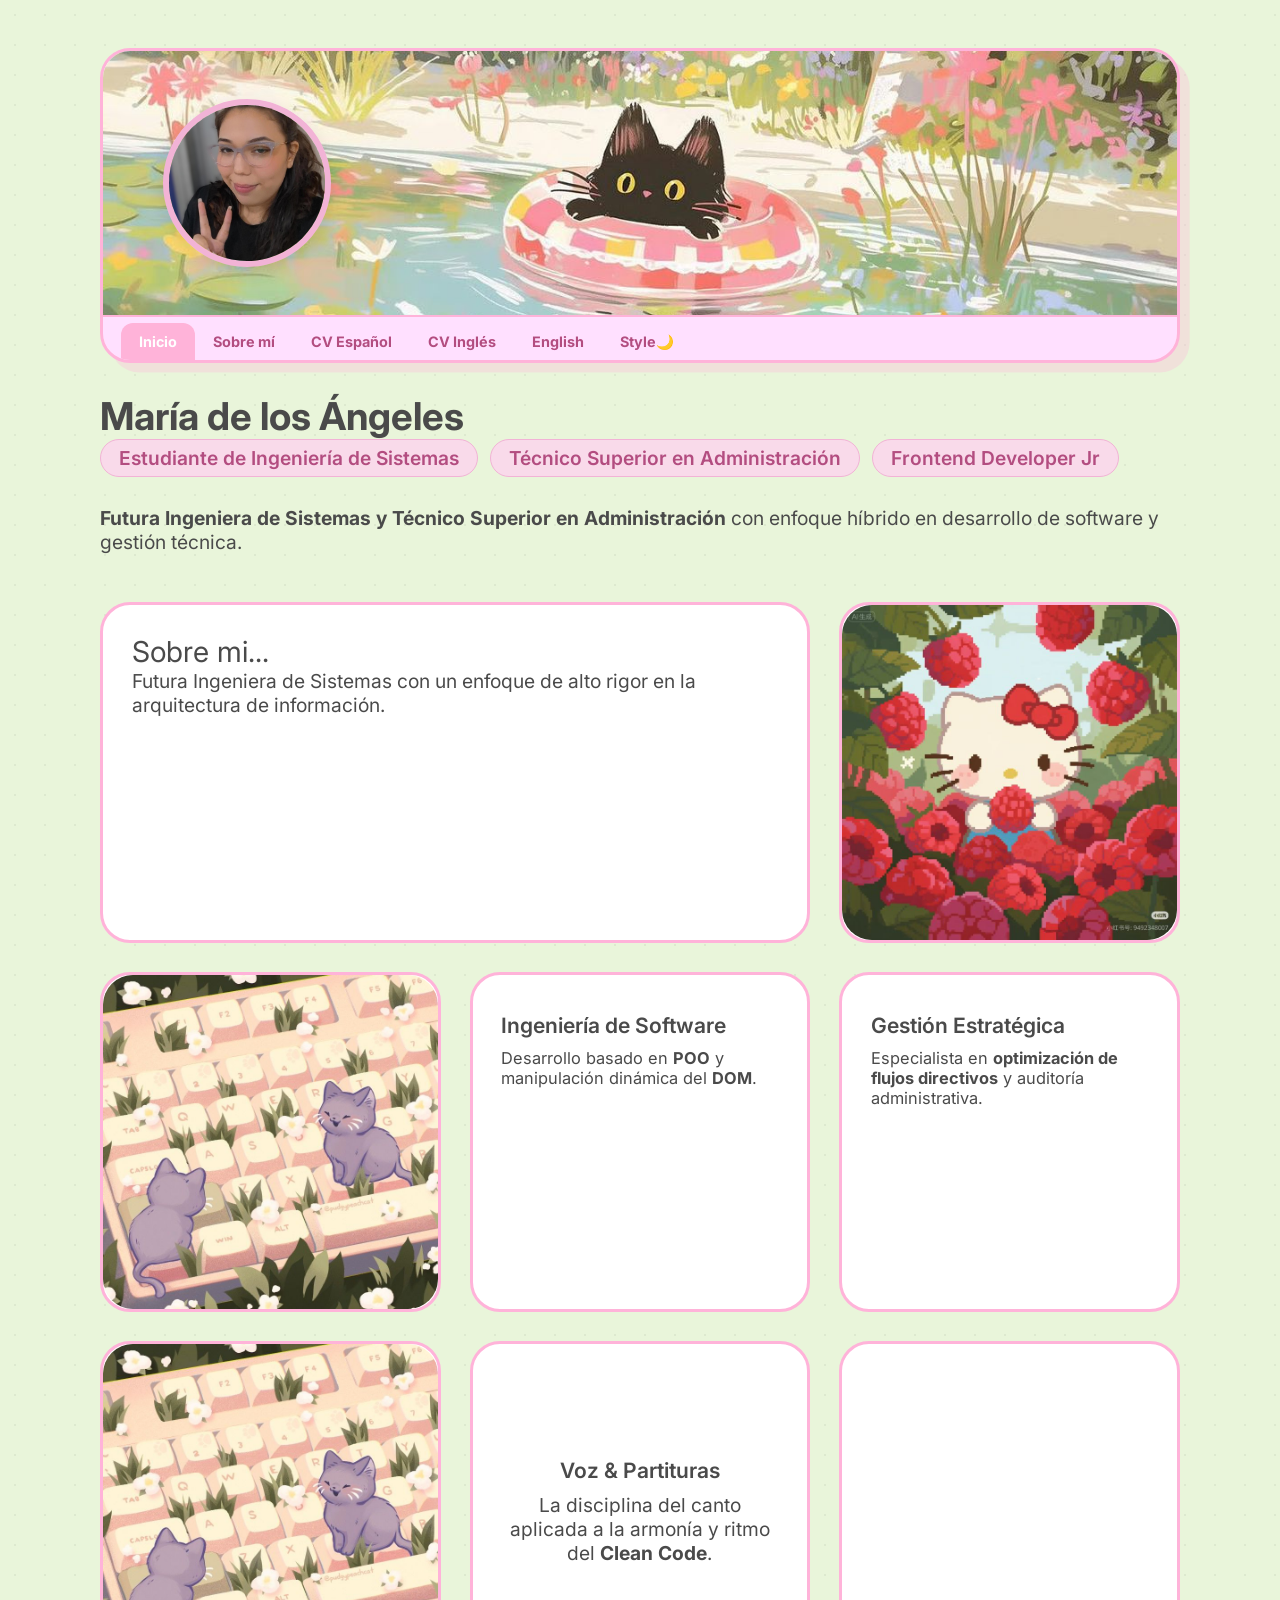
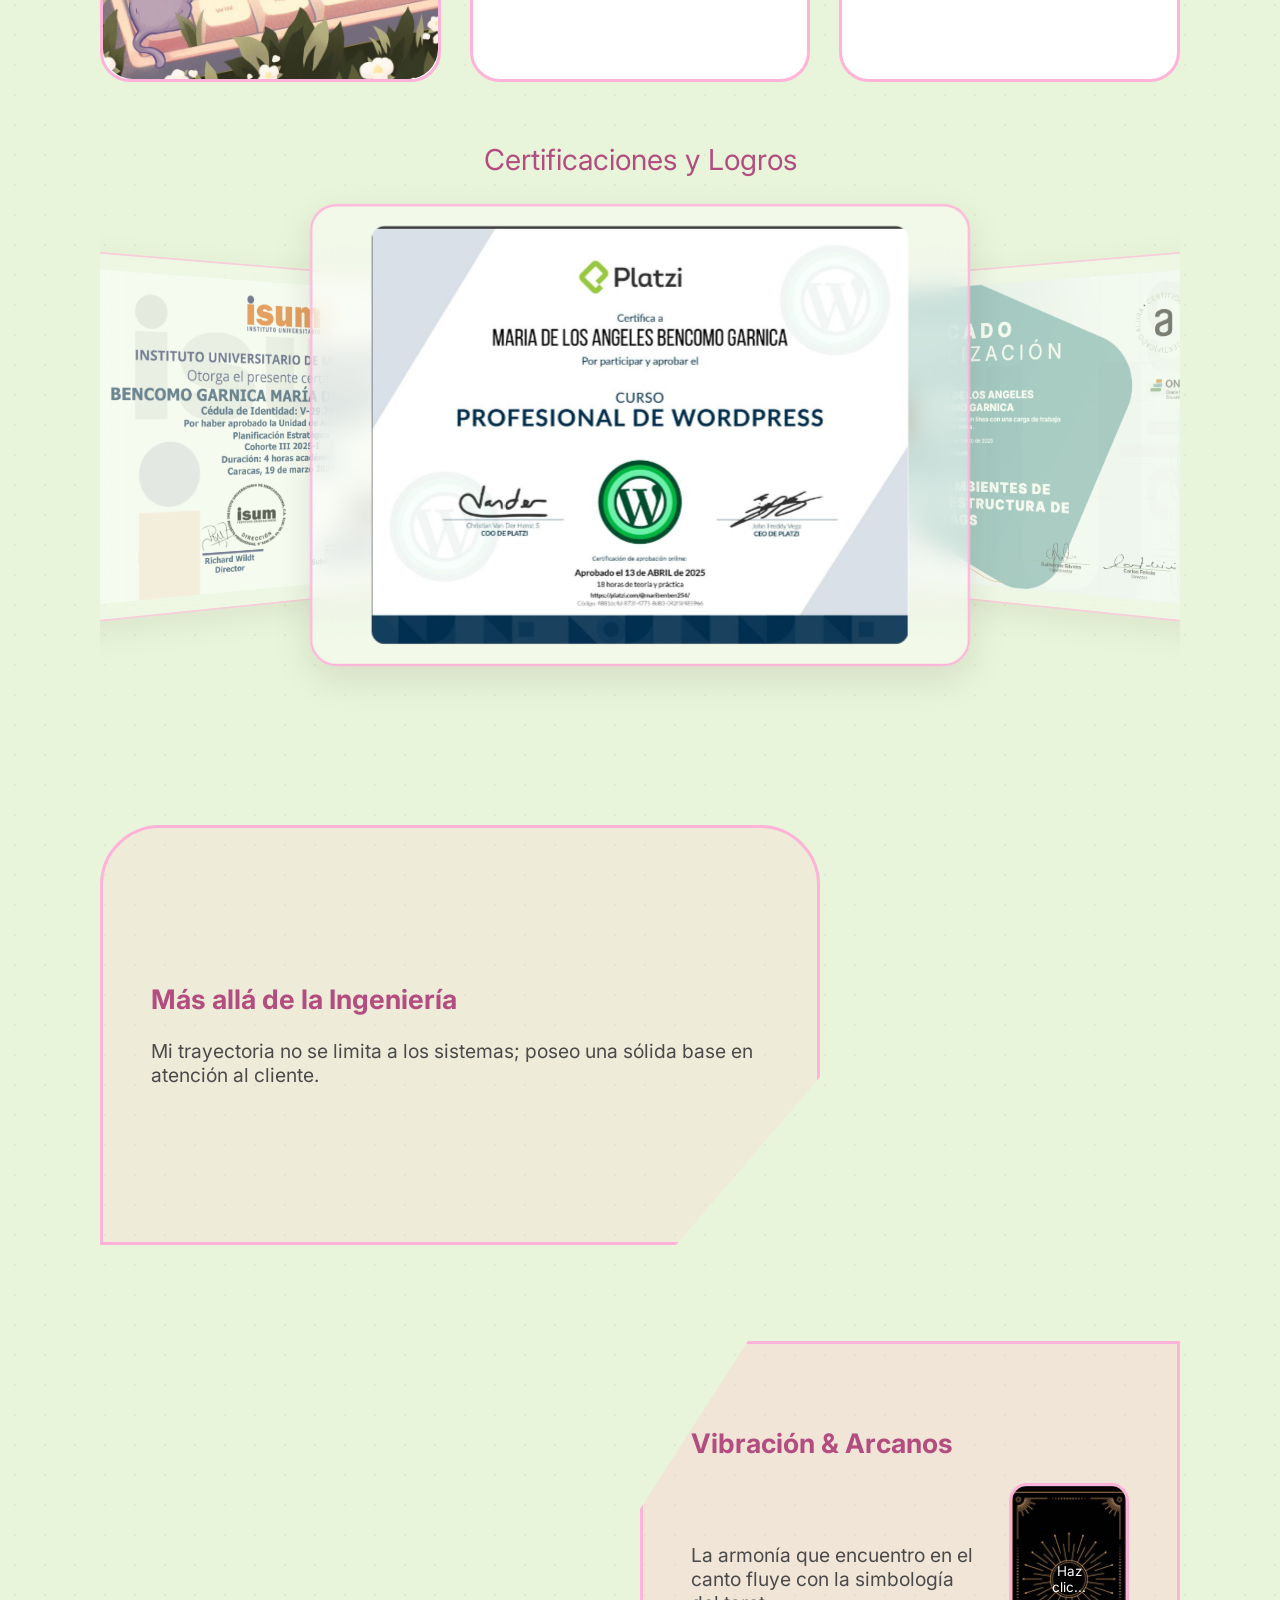
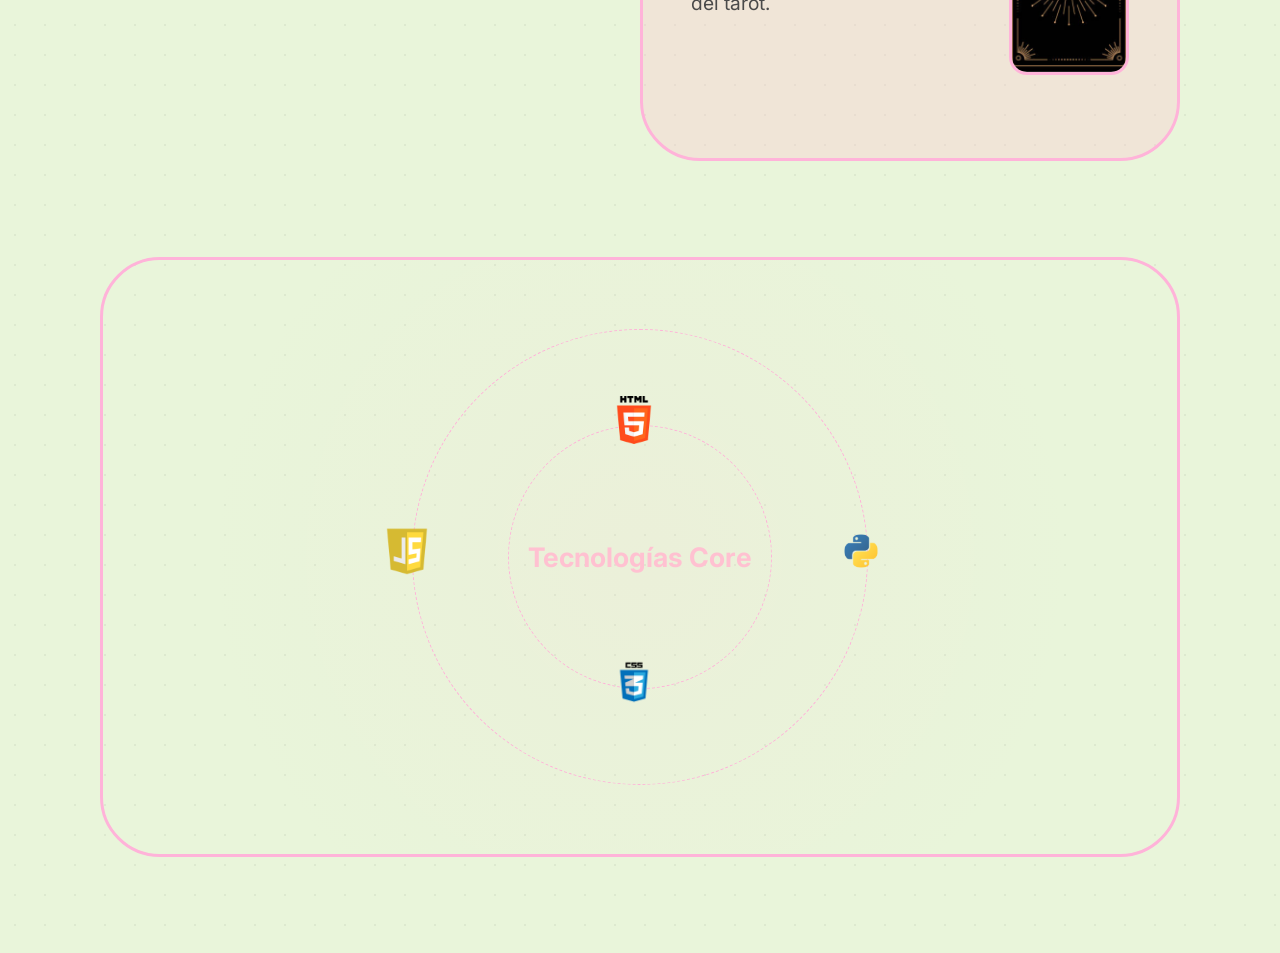
<file: index.html>
<!DOCTYPE html>
<html lang="es">
<head>
    <meta charset="UTF-8">
    <meta name="viewport" content="width=device-width, initial-scale=1.0">
    <title>María de los Ángeles | Portafolio Frontend</title>
    <link rel="preconnect" href="https://fonts.googleapis.com">
    <link rel="preconnect" href="https://fonts.gstatic.com" crossorigin>
    <link href="https://fonts.googleapis.com/css2?family=Inter:wght@400;600;700&display=swap" rel="stylesheet">
    <link rel="stylesheet" href="style.css">
</head>
<body>

    <div class="main-layout">
        
      <header class="hero-container">
            <div class="window-frame">
                <div class="profile-wrapper">
                    <div class="bg-layer" style="background-image: url('img/fondo1.jpg');"></div>
                    <img src="img/foto1.jpg" alt="María de los Ángeles" class="profile-img">
                </div>
                
               <nav class="window-tabs">
    <span class="tab active" data-i18n="nav-home">Inicio</span>
    <span class="tab" data-i18n="nav-about">Sobre mí</span>
    
    <a href="cv_maria_bencomo2026.pdf" download="cv_maria_bencomo2026" class="tab" data-i18n="nav-cv-es">CV Español</a>
    
    <a href="cv_maria_bencomo2026.pdf" download="cv_maria_bencomo2026" class="tab" data-i18n="nav-cv-en">CV Inglés</a>
    
    <span class="tab" id="btn-translation">English</span>
    <span class="tab" id="btn-mode"> Modo🌙</span>
</nav>
            </div>
    
            <div class="hero-content">
                <h1 data-i18n="hero-title">María de los Ángeles</h1>
                <div class="badges">
                    <span class="badge" data-i18n="badge-1">Estudiante de Ingeniería de Sistemas</span>
                    <span class="badge" data-i18n="badge-2">Técnico Superior en Administración</span>
                    <span class="badge" data-i18n="badge-3">Frontend Developer Jr</span>
                </div>
                <p class="description" data-i18n="hero-description">
                         <strong>Futura Ingeniera de Sistemas y Técnico Superior en Administración</strong> con enfoque híbrido en desarrollo de software y gestión técnica. Apasionada por la arquitectura web semántica, administración avanzada de redes IPv4/IPv6 y la investigación académica. Experta en transformar procesos complejos en soluciones lógicas, escalables y eficientes, con habilidades en redacción técnica de alto impacto.
                     </p>
            </div>
        </header>

        <main class="bento-grid">
            
            <section class="bento-item item-main">
                <div class="about-text">
                    <h2 data-i18n="bento-about-title">Sobre mi...</h2>
                    <p data-i18n="bento-about-text">Futura Ingeniera de Sistemas con un enfoque de alto rigor en la arquitectura de información. Mi valor diferencial reside en la capacidad de transformar procesos abstractos en documentación técnica de alta precisión (reportes de 20+ páginas con análisis FODA y metodológico) y lógica estructurada en Python. Soy una redactora académica técnica que une la disciplina administrativa con la armonía musical, garantizando que cada solución sea tan estética como eficiente.</p>
                </div>
            </section>

            <section class="bento-item item-skills">
                <img src="img/foto2.jpg" alt="Decorativa" class="skills-img">
            </section>

            <section class="bento-item item-skills">
                <img src="img/foto5.jpg" alt="Decorativa" class="skills-img">
            </section>

            <section class="bento-item" style="grid-column: span 1; aspect-ratio: 1/1;">
                <h3 style="margin-bottom: 0.5rem;"></h3>
                <h5 data-i18n="bento-skill1-title">Ingeniería de Software</h5>
                <p style="font-size:0.85rem;" data-i18n="bento-skill1-text">Desarrollo basado en <strong>POO</strong> y manipulación dinámica del <strong>DOM</strong>. Experta en el manejo de estructuras de datos complejas (diccionarios, bibliotecas) y lógica algorítmica aplicada para la automatización de procesos técnicos escalables.</p>
            </section>

            <section class="bento-item" style="grid-column: span 1; aspect-ratio: 1/1;">
                <h3 style="margin-bottom: 0.5rem;"></h3>
                <h5 data-i18n="bento-skill2-title">Gestión Estratégica</h5>
                <p style="font-size:0.85rem;" data-i18n="bento-skill2-text">Especialista en <strong>optimización de flujos directivos</strong> y auditoría administrativa. Capacidad avanzada para la toma de decisiones bajo presión, gestión de recursos críticos y reingeniería de procesos para maximizar la eficiencia operativa organizacional.</p>
            </section>

            <section class="bento-item item-skills">
                <img src="img/foto5.jpg" alt="Imagen Decorativa" class="skills-img">
            </section>

            <section class="bento-item item-small" style="display: flex; flex-direction: column; justify-content: center; align-items: center; text-align: center;">
                 <h5 style="margin-bottom: 0.5rem; font-weight: 600;" data-i18n="bento-voice-title">Voz & Partituras</h5>
                 <p data-i18n="bento-voice-text">La disciplina del canto aplicada a la armonía y ritmo del <strong>Clean Code</strong>.</p>
            </section>

            <section class="bento-item item-small">
                <!-- Espacio liberado tras mudar el Tarot -->
            </section>

        </main>

        <!-- --- 2DA PARTE: CARRUSEL 3D STACKED --- -->
        <section id="certificados-pro" style="padding: 50px 0; perspective: 1200px; overflow: hidden;">
            <h2 class="section-title">Certificaciones y Logros</h2>
            <div class="cert-stack">
                <!-- Los 9 certificados en pila 3D -->
                <div class="cert-card"><img src="img/certificado1.png" alt="Certificado 1"></div>
                <div class="cert-card"><img src="img/certificado2.png" alt="Certificado 2"></div>
                <div class="cert-card"><img src="img/certificado3.png" alt="Certificado 3"></div>
                <div class="cert-card"><img src="img/certificado4.png" alt="Certificado 4"></div>
                <div class="cert-card"><img src="img/certificado5.png" alt="Certificado 5"></div>
                <div class="cert-card"><img src="img/certificado6.png" alt="Certificado 6"></div>
                <div class="cert-card"><img src="img/certificado7.png" alt="Certificado 7"></div>
                <div class="cert-card"><img src="img/certificado8.png" alt="Certificado 8"></div>
                <div class="cert-card"><img src="img/certificado9.png" alt="Certificado 9"></div>
                <div class="cert-card"><img src="img/certificado10.png" alt="Certificado 10"></div>
            </div>
        </section>

        <!-- --- 2DA PARTE: ESENCIA PERSONAL --- -->
        <section id="personal-essence">
            <div class="essence-block essence-left">
                <div></div> <!-- Espacio para imagen: Arriba Izquierda -->
                <h3 data-i18n="essence-left-title">Más allá de la Ingeniería</h3>
                <p data-i18n="essence-left-text">Mi trayectoria no se limita a los sistemas; poseo una sólida base en <strong>atención al cliente de alto nivel</strong> y <strong>docencia</strong>. Esta faceta ha forjado mi lado más comunicativo y empático, permitiéndome traducir necesidades humanas complejas en requerimientos técnicos claros y soluciones que realmente conectan con el usuario.</p>
                <div></div> <!-- Espacio para imagen: Esquina inferior derecha (Bocado) -->
            </div>
            <div class="essence-block essence-right">
                <div></div> <!-- Espacio para imagen: Arriba Izquierda -->
                <h3 data-i18n="essence-right-title">Vibración & Arcanos</h3>
                <div style="display: flex; align-items: center; gap: 20px;">
                    <p style="flex: 1;" data-i18n="essence-right-text">La armonía que encuentro en el <strong>canto y las partituras</strong> fluye en paralelo con la simbología del <strong>tarot</strong>. Para mí, la música y los arcanos son herramientas de intuición y enfoque que agudizan mi capacidad de análisis, permitiéndome abordar la arquitectura de software con una sensibilidad única y una lógica equilibrada.</p>
                    
                    <div class="tarot-wrapper" style="flex: 0 0 auto;">
                        <div class="tarot-card" id="tarotCard" style="width: 100px; height: 160px; margin: 0;">
                            <div class="card-front">
                                <img src="tarot/img/carta1.png" class="front-img">
                                <div style="font-size: 0.7rem; padding: 5px; position: relative; z-index: 2; color: white; text-align: center;" data-i18n="tarot-prompt">Haz clic...</div>
                            </div>
                            <div class="card-back">
                                <img src="tarot/img/carta2.png" class="back-img">
                                <div id="fortuneText" style="font-size: 0.7rem; padding: 5px; position: relative; z-index: 2; color: white; text-align: center;"></div>
                            </div>
                        </div>
                    </div>
                </div>
            </div>
        </section>

        <!-- --- 3RA PARTE: TECH SOLAR SYSTEM --- -->
        <section id="tech-solar-system">
            <div class="sun" data-i18n="solar-system-title">Tecnologías Core</div>
            
            <div class="orbit inner-orbit">
                <div class="icon-wrapper html-pos"><img src="img/logos/html5.png" alt="HTML5"></div>
                <div class="icon-wrapper css-pos"><img src="img/logos/css3.png" alt="CSS3"></div>
            </div>

            <div class="orbit outer-orbit">
                <div class="icon-wrapper js-pos"><img src="img/logos/jsvanilla.png" alt="JS"></div>
                <div class="icon-wrapper py-pos"><img src="img/logos/pyton.png" alt="Python"></div>
            </div>
        </section>

    </div>

    <script src="script.js"></script>
</body>
</html>
</file>
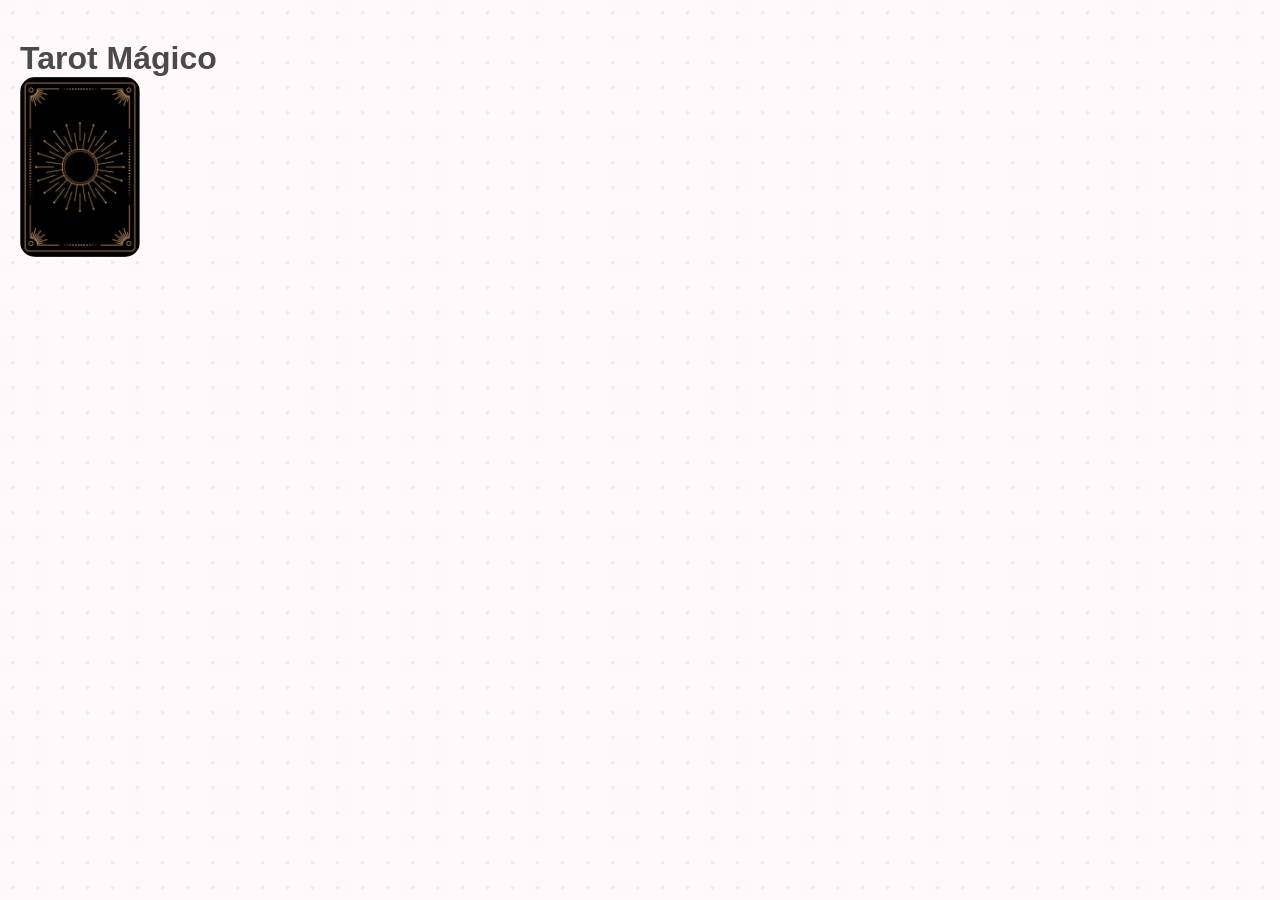
<file: tarot/index.html>
<html lang="es">
<head>
    <meta charset="UTF-8">
    <meta name="viewport" content="width=device-width, initial-scale=1.0">
    <title>Tarot Mágico</title>
    <!-- Fuente elegante: Playfair Display -->
    <link href="https://fonts.googleapis.com/css2?family=Playfair+Display:ital,wght@0,400;0,700;1,400&display=swap" rel="stylesheet">
    <link rel="stylesheet" href="styles.css">
</head>
<body>
    <div class="container">
        <h1>Tarot Mágico</h1>
        <div class="tarot-card" id="tarotCard">
            <div class="card-front" id="cardFront">
                <!-- Imagen de la carta roja (Portada) -->
                <img id="cartaImagen" src="img/carta1.png" alt="Carta de Tarot" />
            </div>
            <div class="card-back" id="cardBack">
                <!-- Imagen de la carta negra (Reverso) -->
                <img src="img/carta2.png" class="back-img" />
                <span id="fortuneText"></span>
            </div>
        </div>
    </div>
    <script src="script.js"></script>

    
</body>
</html>
</file>
<file: style.css>
/* --- CONFIGURACIÓN DE COLORES Y FUENTE --- */
:root {
    --pink-main: #ffb3d9;
    --pink-light: rgba(255, 0, 255, 0.12);
    --pink-fucsia: #ff00ff;
    --text-color: #4a4a4a;
    --white: #ffffff;
    --bg-body: #e9f5da;
    --border-card: var(--pink-main);
    --pink-dark: #b34d80;
}

/* --- CONFIGURACIÓN MODO OSCURO --- */
body.dark-mode {
    --bg-body: #000000;
    --white: #1a1a1a;
    --text-color: #e9f5da;
    --pink-main: #5e1c3e; /* Morado Vino */
    --pink-light: rgba(94, 28, 62, 0.4);
    --border-card: #4a0e2e;
}

body.dark-mode .essence-left { background: rgba(94, 28, 62, 0.2) !important; }
body.dark-mode .essence-right { background: rgba(94, 28, 62, 0.3) !important; }

* {
    margin: 0;
    padding: 0;
    box-sizing: border-box;
}

body {
    background-color: var(--bg-body);
    background-image: radial-gradient(rgba(0,0,0,0.05) 1px, transparent 1px);
    background-size: 25px 25px;
    font-family: 'Inter', sans-serif;
    color: var(--text-color);
    padding: 40px 20px;
    zoom: 1.2; /* Zoom del 20% para ver la página más de cerca */
}

.main-layout {
    max-width: 900px;
    margin: 0 auto;
}

/* --- ESTILO DEL HEADER (MARCO DE VENTANA) --- */
.hero-container {
    margin-bottom: 40px;
}

.window-frame {
    background: var(--white);
    border: 3px solid var(--border-card);
    border-radius: 25px;
    overflow: hidden;
    box-shadow: 8px 8px 0px rgba(255, 179, 217, 0.3);
    margin-bottom: 25px;
}

.profile-wrapper {
    position: relative;
    height: 220px;
    display: flex;
    justify-content: flex-start;
    align-items: center;
    padding-left: 50px;
    overflow: hidden;
}

.bg-layer {
    position: absolute;
    top: 0;
    left: 0;
    width: 100%;
    height: 100%;
    background-size: cover;
    background-position: center;
    z-index: 1;
}

.profile-img {
    position: relative;
    z-index: 2;
    width: 140px;
    height: 140px;
    border-radius: 50%;
    border: 5px solid #f2b3d6;
    object-fit: cover;
    box-shadow: 0 4px 15px rgba(0,0,0,0.1);
    animation: profileFloat 3s ease-in-out infinite;
}

@keyframes profileFloat {
    0%, 100% { transform: translateY(0); }
    50% { transform: translateY(-10px); }
}

/* --- BADGES ROSA PASTEL (Gama Pistacho) --- */
.badges {
    display: flex;
    gap: 10px;
    margin-bottom: 1.5rem; /* Distancia con la descripción */
    flex-wrap: wrap;
}

.badge {
    background: #f9daea; /* Rosa con misma saturación/brillo que el verde #e9f5da */
    color: #b34d80; 
    padding: 5px 15px;
    border-radius: 20px;
    font-weight: 600;
    border: 1px solid #f2b3d6;
}

/* --- TAROT 3D --- */
.tarot-card {
    width: 220px;
    height: 350px;
    position: relative;
    transform-style: preserve-3d;
    transition: transform 0.6s cubic-bezier(0.4, 0, 0.2, 1);
    cursor: pointer;
    margin: 20px auto;
}

.tarot-invitation {
    color: #FFD700; /* Dorado */
    text-align: center;
    font-weight: 700;
    text-transform: uppercase;
    font-size: 0.9rem;
    margin-bottom: 10px;
}

.tarot-wrapper {
    display: flex;
    justify-content: center;
    align-items: center;
}

.tarot-card.flipped { transform: rotateY(180deg); }

.card-front, .card-back {
    position: absolute;
    width: 100%;
    height: 100%;
    backface-visibility: hidden;
    border-radius: 15px;
    overflow: hidden;
    border: 3px solid var(--border-card);
    display: flex;
    align-items: center;
    justify-content: center;
    padding: 20px;
}

.card-back {
    background: #1a1a1a;
    transform: rotateY(180deg);
}

.front-img, .back-img {
    position: absolute;
    width: 100%;
    height: 100%;
    object-fit: cover;
    z-index: 1;
}

.back-img {
    opacity: 0.4;
}

#fortuneText {
    position: relative;
    z-index: 2;
    color: white;
    font-weight: 700;
    font-size: 1.1rem;
    text-align: center;
}
.window-tabs {
    display: flex;
    background: var(--pink-light);
    padding: 0 15px;
    border-top: 2px solid var(--pink-main);
}

.tab {
    padding: 8px 15px;
    font-size: 0.75rem;
    font-weight: bold;
    color: var(--pink-dark);
    cursor: pointer;
    border-radius: 10px 10px 0 0;
    margin-top: 5px;
    text-decoration: none;
    display: inline-block;
}

.tab.active {
    background: var(--pink-main);
    color: var(--white);
}

/* --- ESTRUCTURA BENTO GRID --- */
.bento-grid {
    display: grid;
    grid-template-columns: repeat(auto-fit, minmax(280px, 1fr)); /* Encaje orgánico y responsivo */
    gap: 1.5rem; /* Distancia de 1.5 entre cuadros para que no choquen */
    margin-top: 2rem;
}

.bento-item {
    background: var(--white);
    border: 3px solid var(--border-card);
    border-radius: 25px;
    padding: 1.5rem;
    box-shadow: var(--sombra-suave);
    transition: transform 0.3s ease;
    overflow: hidden; /* Asegura que el contenido respete el border-radius */
}

.item-main {
    grid-column: span 2; /* El cuadro principal ocupa dos columnas */
}

.item-main h2,
.item-main p {
    font-weight: 400;
}

h5 {
    font-size: 1.1rem;
    margin-bottom: 0.5rem;
    font-weight: 600;
}

.item-skills {
    grid-column: span 1;
    aspect-ratio: 1 / 1;
    display: flex;
    justify-content: center;
    align-items: center;
    overflow: hidden;
    padding: 0;
}

.item-small {
    grid-column: span 1;
}

.skills-img {
    width: 100%;
    height: 100%;
    object-fit: cover;
    border-radius: inherit;
    display: block;
}

.flex-center {
    display: flex;
    justify-content: center;
    align-items: center;
    aspect-ratio: 1 / 1;
}

/* --- 2DA PARTE: 3D STACKED CAROUSEL --- */
.section-title {
    text-align: center;
    margin-bottom: 30px;
    font-weight: 400;
    color: var(--pink-dark);
}

.cert-stack {
    position: relative;
    width: 100%;
    max-width: 500px;
    height: 350px;
    margin: 40px auto;
    transform-style: preserve-3d;
    display: flex;
    align-items: center;
    justify-content: center;
}

.cert-card {
    position: absolute;
    width: 100%;
    height: 100%;
    background: rgba(255, 255, 255, 0.4);
    border: 2px solid var(--pink-main);
    backdrop-filter: blur(10px);
    -webkit-backdrop-filter: blur(10px);
    border-radius: 20px;
    padding: 15px;
    display: flex;
    justify-content: center;
    align-items: center;
    transition: transform 0.6s cubic-bezier(0.23, 1, 0.32, 1), opacity 0.6s;
    cursor: pointer;
    box-shadow: 0 10px 30px rgba(0,0,0,0.1);
}

.cert-card img {
    max-width: 100%;
    max-height: 100%;
    object-fit: contain;
    border-radius: 10px;
}

/* --- 2DA PARTE: ESENCIA PERSONAL --- */
#personal-essence {
    display: grid;
    grid-template-columns: repeat(12, 1fr);
    padding: 40px 0;
    margin-top: 20px;
    align-items: start;
}

.essence-block {
    padding: 2.5rem;
    border: 3px solid var(--border-card);
    color: var(--text-color);
    display: flex;
    flex-direction: column;
    justify-content: center;
}

.essence-block h3 {
    margin-bottom: 1.2rem;
    color: var(--pink-dark);
    font-size: 1.4rem;
}

.essence-left {
    grid-column: 1 / 9;
    z-index: 1;
    background: rgba(255, 193, 209, 0.2);
    border-radius: 50px 50px 0 0;
    clip-path: polygon(0% 0%, 100% 0%, 100% 60%, 80% 100%, 0% 100%);
    position: relative;
    min-height: 350px;
}

.essence-right {
    grid-column: 7 / 13;
    z-index: 2;
    background: rgba(255, 193, 209, 0.3);
    border-radius: 0 0 50px 50px;
    clip-path: polygon(20% 0%, 100% 0%, 100% 100%, 0% 100%, 0% 40%);
    margin-top: 80px;
    position: relative;
    min-height: 350px;
}

/* --- 3RA PARTE: TECH SOLAR SYSTEM --- */
#tech-solar-system {
    position: relative;
    width: 100%;
    height: 500px;
    margin: 40px 0;
    display: flex;
    justify-content: center;
    align-items: center;
    background: radial-gradient(circle, rgba(255,193,209,0.1) 0%, rgba(255,255,255,0) 70%);
    border-radius: 50px;
    border: 3px solid var(--border-card);
    overflow: hidden;
}

.sun {
    position: absolute;
    color: #FFC1D1;
    font-weight: 700;
    font-size: 1.4rem;
    z-index: 5;
    text-align: center;
    transition: color 0.3s ease;
}

body.dark-mode .sun {
    color: var(--pink-main);
}

.orbit {
    position: absolute;
    border: 1px dashed var(--pink-main);
    border-radius: 50%;
    display: flex;
    justify-content: center;
    align-items: center;
}

.inner-orbit {
    width: 220px;
    height: 220px;
    animation: rotateInner 20s linear infinite;
}

.outer-orbit {
    width: 380px;
    height: 380px;
    animation: rotateOuter 15s linear infinite;
}

.icon-wrapper {
    position: absolute;
    width: 50px;
    height: 50px;
}

.html-pos { top: 0; left: 50%; transform: translate(-50%, -50%); }
.css-pos { bottom: 0; left: 50%; transform: translate(-50%, 50%); }
.js-pos { top: 50%; left: 0; transform: translate(-50%, -50%); }
.py-pos { top: 50%; right: 0; transform: translate(50%, -50%); }

.icon-wrapper img {
    width: 40px;
    height: 40px;
    object-fit: contain;
    transform-origin: center center;
}

.inner-orbit img { animation: counterRotate 20s linear infinite; }
.outer-orbit img { animation: counterRotate 15s linear infinite; }

@keyframes rotateInner { from { transform: rotate(0deg); } to { transform: rotate(360deg); } }
@keyframes rotateOuter { from { transform: rotate(0deg); } to { transform: rotate(360deg); } }
@keyframes counterRotate { from { transform: rotate(0deg); } to { transform: rotate(-360deg); } }
</file>
<file: tarot/styles.css>
:root {
    --pink-soft: #ffdeeb;
    --pink-medium: #ffb3d9;
    --text-dark: #4a4a4a;
    --white: #ffffff;
}

* { margin: 0; padding: 0; box-sizing: border-box; }

body {
    background-color: #fff9fb;
    background-image: radial-gradient(#ffe3ee 2px, transparent 2px);
    background-size: 25px 25px;
    font-family: 'Inter', sans-serif;
    color: var(--text-dark);
    padding: 40px 20px;
}

.main-layout { max-width: 900px; margin: 0 auto; }

/* HERO - El contenedor de arriba */
.hero-container {
    background: var(--white);
    border: 2px solid var(--pink-medium);
    border-radius: 30px;
    padding: 30px;
    display: flex;
    align-items: center;
    gap: 30px;
    margin-bottom: 25px;
    box-shadow: 0 10px 20px rgba(255, 179, 217, 0.1);
}

.profile-img {
    width: 160px;
    height: 160px;
    border-radius: 50%;
    border: 5px solid var(--pink-soft);
    object-fit: cover;
}

.hero-content h1 { font-size: 2rem; color: #d63384; margin-bottom: 10px; }

.badges { display: flex; gap: 8px; margin-bottom: 15px; flex-wrap: wrap; }
.badge {
    background: var(--pink-soft);
    color: #d63384;
    padding: 5px 12px;
    border-radius: 20px;
    font-size: 0.75rem;
    font-weight: bold;
}

/* BENTO GRID */
.bento-grid {
    display: grid;
    grid-template-columns: repeat(3, 1fr);
    gap: 20px;
}

.bento-item {
    background: var(--white);
    border: 2px solid var(--pink-medium);
    border-radius: 25px;
    padding: 20px;
}

.item-skills { grid-column: span 2; }
.item-small { grid-column: span 1; }
.item-fortune { grid-column: span 3; display: flex; align-items: center; justify-content: space-around; }

.skill-tag {
    display: inline-block;
    background: #fdf2f8;
    margin: 5px;
    padding: 8px 15px;
    border-radius: 12px;
    border: 1px solid var(--pink-soft);
}

/* TAROT ANIMACIÓN */
.tarot-wrapper { perspective: 1000px; }
.tarot-card {
    width: 120px; height: 180px;
    position: relative;
    transform-style: preserve-3d;
    transition: transform 0.6s;
    cursor: pointer;
}
.tarot-card.flipped { transform: rotateY(180deg); }
.card-front, .card-back {
    position: absolute; width: 100%; height: 100%;
    backface-visibility: hidden; border-radius: 15px; overflow: hidden;
}
.card-back { transform: rotateY(180deg); background: var(--pink-soft); display: flex; align-items: center; justify-content: center; text-align: center; padding: 10px; font-size: 0.7rem; font-weight: bold; }
.card-front img, .back-img { width: 100%; height: 100%; object-fit: cover; }

@media (max-width: 768px) {
    .hero-container { flex-direction: column; text-align: center; }
    .bento-grid { grid-template-columns: 1fr; }
    .item-skills, .item-small, .item-fortune { grid-column: span 1; }
}
</file>
